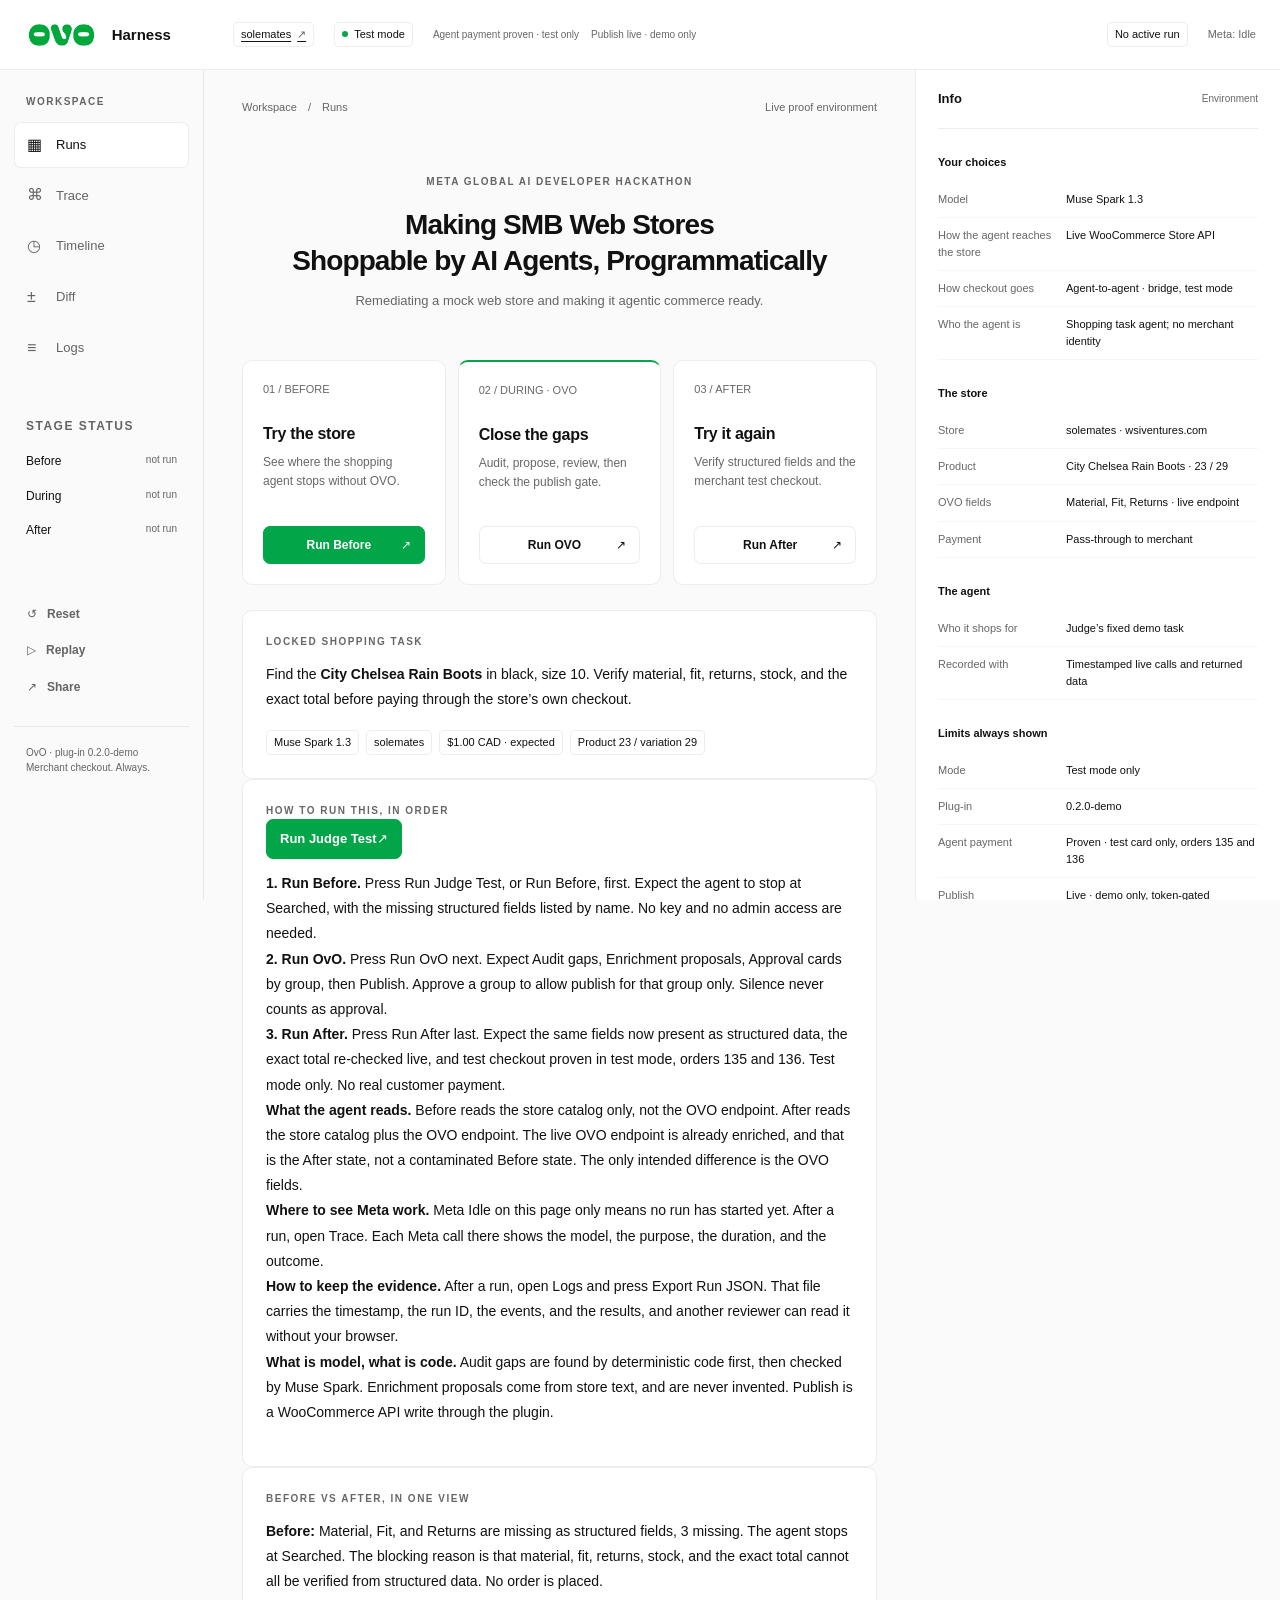
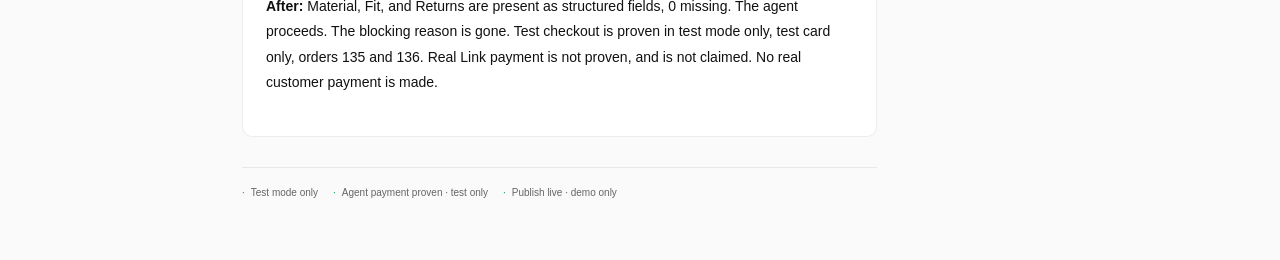
<file: ovo-harness/index.html>
<!doctype html>
<html lang="en"><head><meta charset="utf-8"><meta name="viewport" content="width=device-width,initial-scale=1"><title>OvO Harness</title><link rel="icon" type="image/png" sizes="450x450" href="assets/ovo_favicon.png"><style>
:root{--green:#03a549;--bg:#fafafa;--line:#00000012;--muted:#0009}*{box-sizing:border-box}body{margin:0;background:var(--bg);color:#111;font:13px/1.55 -apple-system,BlinkMacSystemFont,"Segoe UI",sans-serif}button,input,select{font:inherit}button,a{ -webkit-tap-highlight-color:transparent}button{cursor:pointer;border:1px solid var(--line);background:white;color:#111;border-radius:7px;padding:9px 13px;font-weight:550}button:hover{background:#00000006}button:disabled{opacity:.4;cursor:not-allowed}button.primary{background:var(--green);color:white;border-color:var(--green)}button.primary:hover{filter:brightness(.96)}a{color:inherit;text-underline-offset:3px}header{position:sticky;top:0;z-index:3;height:70px;background:white;border-bottom:1px solid var(--line);display:flex;align-items:center;gap:20px;padding:0 24px}.brand{display:flex;align-items:center;gap:13px;min-width:189px}.brand img{height:32px;width:auto}.brand span{font-weight:600;font-size:15px}.pill{display:inline-flex;align-items:center;gap:6px;font-size:11px;border:1px solid var(--line);border-radius:5px;padding:3px 7px;background:white;white-space:nowrap}.dot{width:6px;height:6px;border-radius:50%;background:var(--green)}.header-limits{display:flex;gap:12px;font-size:10px;color:var(--muted)}.header-right{margin-left:auto;display:flex;gap:20px;align-items:center;min-width:0}#metaStatus{max-width:280px;overflow:hidden;text-overflow:ellipsis;white-space:nowrap;color:var(--muted);font-size:11px}.shell{display:grid;grid-template-columns:204px minmax(440px,1fr) 365px;min-height:calc(100vh - 70px)}aside{border-right:1px solid var(--line);padding:24px 14px;display:flex;flex-direction:column;background:var(--bg);position:sticky;top:70px;height:calc(100vh - 70px);overflow:auto}.eyebrow{font-size:10px;text-transform:uppercase;letter-spacing:1.5px;color:var(--muted);font-weight:600}.nav{display:flex;flex-direction:column;gap:4px;margin:12px 0 30px}.nav button{text-align:left;border-color:transparent;background:transparent;display:flex;gap:12px;align-items:center;padding:10px 12px;color:var(--muted);font-weight:450}.nav button.active{background:white;border-color:var(--line);color:#111}.nav .symbol{width:17px;font-size:16px}.stage-status{padding:0 12px}.stage-status>div{display:flex;justify-content:space-between;margin:16px 0;font-size:12px}.stage-status small{color:var(--muted);font-size:10px}.side-bottom{margin-top:20px;padding-top:20px}.side-bottom button{background:transparent;border:0;display:block;color:var(--muted);font-size:12px}.side-foot{border-top:1px solid var(--line);padding:18px 12px 0;margin-top:20px;font-size:10px;color:var(--muted)}main{padding:29px 38px 60px;min-width:0}.breadcrumb{display:flex;justify-content:space-between;color:var(--muted);font-size:11px}.intro{padding:58px 0 24px;text-align:center}.intro h1{font-size:28px;font-weight:550;letter-spacing:-.9px;line-height:1.3;margin:0 0 12px}.intro p{font-size:13px;color:var(--muted);margin:0}.cards{display:grid;grid-template-columns:repeat(3,1fr);gap:12px;margin:25px 0}.card{background:white;border:1px solid var(--line);border-radius:10px;padding:20px}.taskcard{display:flex;flex-direction:column;min-height:225px}.taskcard .step{font-size:11px;color:var(--muted);margin-bottom:23px}.taskcard h2{font-size:16px;font-weight:550;letter-spacing:-.3px;margin:0 0 7px}.taskcard p{color:var(--muted);font-size:12px;margin:0 0 22px}.taskcard button{margin-top:auto;width:100%;font-size:12px}.taskcard.featured{border-top:2px solid var(--green)}.taskbox{padding:23px}.taskbox p{font-size:14px;margin:12px 0 18px;line-height:1.8}.pills{display:flex;flex-wrap:wrap;gap:7px}.quiet{color:var(--muted)}.limitbar{display:flex;gap:15px;flex-wrap:wrap;border-top:1px solid var(--line);margin-top:30px;padding-top:17px;font-size:10px;color:var(--muted)}.limitbar span:before{content:'·';margin-right:6px;color:var(--green)}.right{background:white;border-left:1px solid var(--line);padding:0 22px 25px;min-width:0;max-height:calc(100vh - 70px);overflow:auto;position:sticky;top:0}.pane-head{height:59px;border-bottom:1px solid var(--line);display:flex;align-items:center;justify-content:space-between;font-weight:550}.pane-sub{color:var(--muted);font-size:10px;font-weight:400}.info-section{margin-top:25px}.info-section h3{font-size:11px;font-weight:600;margin:0 0 11px}.info-section table{width:100%;font-size:11px;border-collapse:collapse}.info-section td{padding:9px 0;border-bottom:1px solid #00000009;vertical-align:top}.info-section td:first-child{width:40%;color:var(--muted);padding-right:10px}.info-section td:last-child{overflow-wrap:anywhere}.info-note{background:var(--bg);border:1px solid var(--line);border-radius:7px;padding:12px;font-size:11px;color:var(--muted);margin-top:24px}.stage-head{margin:35px 0 23px}.stage-head h1{font-size:26px;letter-spacing:-.8px;font-weight:550;margin:8px 0}.stage-head p{margin:0;color:var(--muted)}.product{display:flex;gap:15px;align-items:center;margin-bottom:20px}.product .product-mark{width:44px;height:44px;display:grid;place-items:center;background:var(--bg);border:1px solid var(--line);border-radius:8px;font-size:20px}.product strong{display:block;font-weight:550}.product small{color:var(--muted)}.price{margin-left:auto;font-size:17px;font-weight:550}.fieldtable{width:100%;border-collapse:collapse;font-size:12px}.fieldtable td,.fieldtable th{padding:12px 10px;border-bottom:1px solid var(--line);text-align:left;vertical-align:top}.fieldtable th{font-size:10px;color:var(--muted);font-weight:500}.fieldtable td:last-child{color:var(--muted);font-size:11px}.fieldtable td small{display:block}.present{color:var(--green)}
.state{font-family:ui-monospace,SFMono-Regular,Menlo,monospace;display:inline-flex;align-items:center;gap:6px;border-radius:6px;padding:3px 10px;font-size:11px;font-weight:700;white-space:nowrap}
.state.present{background:var(--green);color:#fff}
.state.missing{background:#d92d20;color:#fff}
.fieldtable{font-family:ui-monospace,SFMono-Regular,Menlo,monospace}
.fieldtable td:first-child{font-weight:700}.outcome{border:1px solid var(--line);border-left:3px solid #111;background:white;border-radius:7px;padding:16px 18px;margin:21px 0}.outcome.pass{border-left-color:var(--green)}.outcome strong{display:block;font-size:13px;margin-bottom:5px}.outcome p{font-size:12px;color:var(--muted);margin:0}.steps{padding:0;list-style:none;font-size:12px}.steps li{padding:9px 0;display:flex;gap:10px;align-items:baseline}.steps li span:first-child{color:var(--green)}.funnel{display:flex;margin:22px 0 10px;gap:5px}.funnel span{flex:1;font-size:9px;padding:9px 4px;text-align:center;border:1px solid var(--line);border-radius:4px;color:var(--muted);background:white}.funnel span.reached{border-color:var(--green);color:var(--green)}.next{margin-top:24px;display:flex;align-items:center;justify-content:space-between;gap:12px}.next p{font-size:11px;color:var(--muted);margin:0}.trace-entry{border-bottom:1px solid var(--line);padding:16px 0;font:10px/1.7 ui-monospace,SFMono-Regular,monospace}.trace-entry summary{cursor:pointer;overflow-wrap:anywhere}.trace-entry pre,pre{white-space:pre-wrap;overflow-wrap:anywhere;font:10px/1.7 ui-monospace,SFMono-Regular,monospace;max-width:100%}.trace-entry time{color:var(--muted)}details.detail{border:1px solid var(--line);background:white;border-radius:7px;margin-top:16px;padding:14px}summary{cursor:pointer;font-size:12px}label{display:block;font-size:12px;margin:12px 0}input[type=text]{display:block;border:1px solid #0003;border-radius:5px;padding:10px;width:100%;margin-top:5px}input[type=checkbox]{accent-color:var(--green)}.review-row{padding:12px 0;border-bottom:1px solid var(--line);font-size:12px}.review-row label{display:flex;gap:9px}.review-row small{display:block;color:var(--muted)}.review-row strong{font-weight:550}.history{margin-top:25px}.history button{display:block;width:100%;text-align:left;margin:8px 0}.notice{font-size:11px;padding:12px;border:1px solid var(--line);border-radius:6px;background:white;margin-top:12px}#toast{position:fixed;bottom:24px;left:50%;transform:translateX(-50%);background:#111;color:white;padding:12px 20px;border-radius:8px;max-width:90%;z-index:10;font-size:12px}button:focus-visible,a:focus-visible,summary:focus-visible{outline:2px solid var(--green);outline-offset:3px}.groupcard{margin:16px 0;border:1px solid var(--line);border-radius:8px;padding:17px}.groupcard h3{font-size:13px;margin:0 0 6px}.groupcard p{font-size:11px;color:var(--muted)}@media(min-width:1500px){main{padding-left:65px;padding-right:65px}.intro{padding-top:90px}}@media(max-width:1100px){.shell{grid-template-columns:170px minmax(370px,1fr) 300px}main{padding:25px 22px}.brand{min-width:145px}.cards{gap:8px}.card{padding:15px}.header-right{gap:10px}}@media(max-width:1250px){.header-limits{flex-direction:column;gap:0;font-size:9px}}@media(max-width:900px){.shell{grid-template-columns:150px 1fr}.right{grid-column:2;max-height:none;position:static;border-top:1px solid var(--line)}aside{grid-row:1/3}.intro{padding-top:30px}header{padding:0 15px;gap:10px}.header-right{gap:8px}#metaStatus{max-width:145px}}@media(max-width:600px){.header-limits{order:5;width:100%;flex-direction:row;justify-content:center;gap:18px}.header-right{max-width:205px}header{flex-wrap:wrap;height:auto;min-height:70px;padding-top:10px!important;padding-bottom:10px!important}.header-right{flex:1;justify-content:flex-end}header>.pill:nth-of-type(2){display:inline-flex!important;font-size:9px}#metaStatus{max-width:110px}.shell{display:block}aside{padding:10px;border-bottom:1px solid var(--line)}.nav{flex-direction:row;margin:0;overflow:auto}.nav button{padding:8px}.nav .symbol,.stage-status,.side-bottom,aside>.eyebrow{display:none}.intro h1{font-size:23px}.cards{grid-template-columns:1fr}.taskcard{min-height:0}.taskcard .step{margin-bottom:8px}.taskcard p{margin-bottom:14px}.right{padding:0 20px 20px}.brand{min-width:0}.brand span{display:none}header>.pill{display:none}.header-right{gap:8px}.funnel span{font-size:8px}main{padding:22px 18px}}
</style></head><body>
<header><div class="brand"><img src="assets/ovo_green.png" alt="OvO Harness"><span>Harness</span></div><a class="pill" href="https://wsiventures.com/solemates" target="_blank" rel="noopener">solemates <span class="quiet">↗</span></a><span class="pill"><span class="dot"></span> Test mode</span><div class="header-limits"><span>Agent payment proven · test only</span><span>Publish live · demo only</span></div><div class="header-right"><span class="pill" id="runStatus">No active run</span><span id="metaStatus" title="Meta: Idle">Meta: Idle</span></div></header>
<div class="shell"><aside><div class="eyebrow" style="padding-left:12px">Workspace</div><nav class="nav" aria-label="Workspace"><button data-view="Runs" class="active"><span class="symbol">▦</span>Runs</button><button data-view="Trace"><span class="symbol">⌘</span>Trace</button><button data-view="Timeline"><span class="symbol">◷</span>Timeline</button><button data-view="Diff"><span class="symbol">±</span>Diff</button><button data-view="Logs"><span class="symbol">≡</span>Logs</button></nav><div class="stage-status"><div class="eyebrow">Stage status</div><div>Before <small id="statusBefore">not run</small></div><div>During <small id="statusDuring">not run</small></div><div>After <small id="statusAfter">not run</small></div></div><div class="side-bottom"><button id="reset">↺ &nbsp; Reset</button><button id="replay">▷ &nbsp; Replay</button><button id="share">↗ &nbsp; Share</button><div class="side-foot">OvO · plug-in 0.2.0-demo<br>Merchant checkout. Always.</div></div></aside><main id="main"></main><section class="right" id="right" aria-label="Run evidence"></section></div><div id="toast" hidden role="status"></div>
<script>
'use strict';
const STORE='https://wsiventures.com/solemates/', API=STORE+'?rest_route=/wc/store/v1', OVO=STORE+'?rest_route=/ovo/v1/products/23', MODEL='muse-spark-1.3';
const TASK='Find City Chelsea Rain Boots, black, size 10, product 23, variation 29, quantity 1. Verify material, fit, returns, stock and exact $1.00 CAD total. Use only merchant checkout in test mode.';
const STOP='the agent will not pay unless it can verify material, fit, returns, stock, and the exact total from structured fields.';
const BLOCKER='Publish is live for this demo only and token-gated; no live write was confirmed in this run. Agent payment proven in test mode: bridge version 0.5, test card only, live test orders 135 and 136. No Link token is needed for this test path.';
const FIELDS=['Material','Fit','Returns'], IDS=[14,23,31,40,48,58,67,76,83,92,100,110];
const $=s=>document.querySelector(s), esc=v=>String(v??'').replace(/[&<>"']/g,c=>({'&':'&amp;','<':'&lt;','>':'&gt;','"':'&quot;',"'":'&#39;'}[c]));
const now=()=>new Date().toISOString();let runs=[],run=null,view='Info',busy=false,storageOK=true;
try{runs=JSON.parse(localStorage.getItem('ovo-harness-runs-v1')||'[]');if(!Array.isArray(runs))runs=[]}catch{storageOK=false}
for(const r of runs){if(Object.values(r.statuses||{}).includes('running')){r.status='Interrupted';r.statuses[r.stage]='stopped';r.error='Run interrupted by page reload. Retry this stage; prior evidence is retained.';}}
const shared=new URLSearchParams(location.search).get('run');if(shared)run=runs.find(r=>r.id===shared)||null;
function save(){try{localStorage.setItem('ovo-harness-runs-v1',JSON.stringify(runs))}catch{storageOK=false;toast('Browser storage unavailable or full. Export logs before leaving.')}}
function toast(t){$('#toast').textContent=t;$('#toast').hidden=false;setTimeout(()=>$('#toast').hidden=true,6500)}
function log(source,purpose,result,status='done',extra={},target=run){const e={time:now(),source,purpose,status,result,...extra};target.events.push(e);save();renderRight();return e}
function plain(html){const d=new DOMParser().parseFromString(html||'','text/html');return d.body.textContent.replace(/\s+/g,' ').trim()}
function prose(p){const text=plain(p.description);return Object.fromEntries(FIELDS.map(f=>{const match=text.match(new RegExp(f+':\\s*([\\s\\S]*?)(?=(?:Material|Fit|Returns):|$)','i'));return [f,match?match[1].trim().replace(/\.$/,''):null]}))}
function attributes(p){return Object.fromEntries((p.attributes||[]).map(a=>[a.name,(a.terms||[]).map(t=>t.name).join(', ')]))}
function ovoFields(o){return Object.fromEntries((o.fields||[]).map(f=>{const i=String(f.value).indexOf('|');return i>=0?[f.value.slice(0,i),f.value.slice(i+1)]:[f.key,f.value]}))}
function money(prices){if(!prices||!/^\d+$/.test(String(prices.price)))return 'Unverified';return '$'+(Number(prices.price)/10**prices.currency_minor_unit).toFixed(prices.currency_minor_unit)+' '+prices.currency_code}
async function request(url,options={},purpose='Store read',target=run){const start=now(),t=performance.now();try{const res=await fetch(url,{cache:'no-store',...options,signal:AbortSignal.timeout(30000)}),text=await res.text();let data;try{data=JSON.parse(text)}catch{throw Error(text.includes('File not found.')?'File not found.':`Non-JSON response (HTTP ${res.status})`)}if(!res.ok)throw Error(`HTTP ${res.status}: ${data.message||data.error||'Request refused'}`);log('store',purpose,data,'success',{start,finish:now(),duration_ms:Math.round(performance.now()-t),url,method:options.method||'GET',http_status:res.status},target);return {data,headers:res.headers}}catch(e){log('store',purpose,String(e.message),'failure',{start,finish:now(),duration_ms:Math.round(performance.now()-t),url},target);throw e}}
async function meta(purpose,payload,target=run){const start=now(),t=performance.now();$('#metaStatus').textContent=`Calling Meta · ${MODEL} · ${purpose}`;$('#metaStatus').title=$('#metaStatus').textContent;log('agent',purpose,'Meta request started','calling',{model:MODEL,start,stage:target.stage},target);try{const res=await fetch('meta.php',{method:'POST',headers:{'Content-Type':'application/json'},body:JSON.stringify({purpose,stage:target.stage,data:payload}),signal:AbortSignal.timeout(45000)}),raw=await res.text();let body;try{body=JSON.parse(raw)}catch{throw Error(raw.includes('File not found.')?'meta.php: File not found.':'meta.php returned a non-JSON response; check PHP hosting.')}if(!res.ok)throw Error(body.error||`Meta proxy HTTP ${res.status}`);const duration=Math.round(performance.now()-t);target.meta={success:true,purpose,duration_ms:duration,result:body.result};log('agent',purpose,body.result,'success',{model:MODEL,start,finish:now(),duration_ms:duration,stage:target.stage,...(body.usage?{usage:body.usage}:{})},target);return true}catch(e){target.meta={success:false,purpose,duration_ms:Math.round(performance.now()-t),error:e.message};log('agent',purpose,e.message,'failure',{model:MODEL,start,finish:now(),duration_ms:target.meta.duration_ms,stage:target.stage,fallback:target.stage==='During'?'Deterministic result retained':'No shopping-agent result; deterministic evidence retained'},target);return false}finally{const m=target.meta;$('#metaStatus').textContent=`Done · ${MODEL} · ${purpose} · ${m.duration_ms}ms · ${m.success?'success':'failed'}`;$('#metaStatus').title=$('#metaStatus').textContent;save()}}
const limits=()=>`<div class="limitbar"><span>Test mode only</span><span>Agent payment proven · test only</span><span>Publish live · demo only</span></div>`;
const crumb=label=>`<div class="breadcrumb"><span>Workspace <span style="margin:0 8px">/</span> ${esc(label)}</span><span>${run?esc(run.id.slice(0,8)):'Live proof environment'}</span></div>`;
function landing(){return `${crumb('Runs')}<div class="intro"><div class="eyebrow" style="margin-bottom:17px">META GLOBAL AI DEVELOPER HACKATHON</div><h1>Making SMB Web Stores<br>Shoppable by AI Agents, Programmatically</h1><p>Remediating a mock web store and making it agentic commerce ready.</p></div><div class="cards"><article class="card taskcard"><div class="step">01 / BEFORE</div><h2>Try the store</h2><p>See where the shopping agent stops without OVO.</p><button class="primary" data-action="Before">Run Before <span style="float:right">↗</span></button></article><article class="card taskcard featured"><div class="step">02 / DURING · OVO</div><h2>Close the gaps</h2><p>Audit, propose, review, then check the publish gate.</p><button data-action="During">Run OVO <span style="float:right">↗</span></button></article><article class="card taskcard"><div class="step">03 / AFTER</div><h2>Try it again</h2><p>Verify structured fields and the merchant test checkout.</p><button data-action="After">Run After <span style="float:right">↗</span></button></article></div><section class="card taskbox"><div class="eyebrow">Locked shopping task</div><p>Find the <strong>City Chelsea Rain Boots</strong> in black, size 10. Verify material, fit, returns, stock, and the exact total before paying through the store’s own checkout.</p><div class="pills"><span class="pill">Muse Spark 1.3</span><span class="pill">solemates</span><span class="pill">$1.00 CAD · expected</span><span class="pill">Product 23 / variation 29</span></div></section><section class="card taskbox"><div class="eyebrow">How to run this, in order</div><button class="primary" data-action="Before">Run Judge Test <span style="float:right">↗</span></button><p><strong>1. Run Before.</strong> Press Run Judge Test, or Run Before, first. Expect the agent to stop at Searched, with the missing structured fields listed by name. No key and no admin access are needed.<br><strong>2. Run OvO.</strong> Press Run OvO next. Expect Audit gaps, Enrichment proposals, Approval cards by group, then Publish. Approve a group to allow publish for that group only. Silence never counts as approval.<br><strong>3. Run After.</strong> Press Run After last. Expect the same fields now present as structured data, the exact total re-checked live, and test checkout proven in test mode, orders 135 and 136. Test mode only. No real customer payment.<br><strong>What the agent reads.</strong> Before reads the store catalog only, not the OVO endpoint. After reads the store catalog plus the OVO endpoint. The live OVO endpoint is already enriched, and that is the After state, not a contaminated Before state. The only intended difference is the OVO fields.<br><strong>Where to see Meta work.</strong> Meta Idle on this page only means no run has started yet. After a run, open Trace. Each Meta call there shows the model, the purpose, the duration, and the outcome.<br><strong>How to keep the evidence.</strong> After a run, open Logs and press Export Run JSON. That file carries the timestamp, the run ID, the events, and the results, and another reviewer can read it without your browser.<br><strong>What is model, what is code.</strong> Audit gaps are found by deterministic code first, then checked by Muse Spark. Enrichment proposals come from store text, and are never invented. Publish is a WooCommerce API write through the plugin.</p></section><section class="card taskbox"><div class="eyebrow">Before vs After, in one view</div><p><strong>Before:</strong> Material, Fit, and Returns are missing as structured fields, 3 missing. The agent stops at Searched. The blocking reason is that material, fit, returns, stock, and the exact total cannot all be verified from structured data. No order is placed.<br><strong>After:</strong> Material, Fit, and Returns are present as structured fields, 0 missing. The agent proceeds. The blocking reason is gone. Test checkout is proven in test mode only, test card only, orders 135 and 136. Real Link payment is not proven, and is not claimed. No real customer payment is made.</p></section>${limits()}${shared&&!run?'<p class="notice">This shared run is not stored in this browser. Shared links do not transfer logs between devices.</p>':''}${runs.length?`<details class="history"><summary>Previous runs · ${runs.length}</summary>${runs.slice().reverse().map(r=>`<button data-open="${esc(r.id)}">${esc(new Date(r.created).toLocaleString())} · ${esc(r.status)} · ${esc(r.id.slice(0,8))}</button>`).join('')}</details>`:''}`}
function fieldTable(after=false){if(!run.product)return '';const p=run.product,a=attributes(p),o=after?ovoFields(run.ovo||{}):{},pv=prose(p);return `<table class="fieldtable"><thead><tr><th>Field</th><th>Present or Missing</th><th>Source</th></tr></thead><tbody>${FIELDS.map(f=>`<tr><td>${f}</td><td>${a[f]||o[f]?'<span class="state present">✓ Present</span>':'<span class="state missing">✕ Missing</span>'}</td><td>${a[f]?`Store attributes · ${esc(a[f])}`:o[f]?`OVO additional_property · ${esc(o[f])}`:`No structured value${pv[f]?`<small>Prose only: ${esc(pv[f])}</small>`:''}`}</td></tr>`).join('')}<tr><td>Stock</td><td>${typeof p.is_in_stock==='boolean'?'<span class="state present">✓ Present</span>':'<span class="state missing">✕ Missing</span>'}</td><td>Store is_in_stock: ${esc(p.is_in_stock)}<small>Quantity not provided</small></td></tr><tr><td>Exact total</td><td>${run.cart?'<span class="state present">✓ Present</span>':'<span class="state missing">✕ Missing</span>'}</td><td>${run.cart?esc(money({...run.cart.totals,price:run.cart.totals.total_price}))+' · live cart':'Product price '+esc(money(p.prices))+'; cart total not yet verified'}</td></tr></tbody></table>`}
function product(){return `<div class="card product"><div class="product-mark">↗</div><div><strong>${esc(run.product?.name||'City Chelsea Rain Boots')}</strong><small>Black · Size 10 · Product 23 / variation 29</small></div><div class="price">${esc(run.product?money(run.product.prices):'Unverified')}</div></div>`}
function outcome(title,reason,pass=false){return `<div class="outcome ${pass?'pass':''}" role="status"><strong>${esc(title)}</strong><p>${esc(reason)}</p></div>`}
function funnel(){const labels=['Started','Searched','Verified','Checkout','Paid'], n=run.order?4:run.stage==='Before'?1:run.cart?2:1;return `<details class="detail" open><summary>Funnel · ${labels[n]}</summary><div class="funnel">${labels.map((l,i)=>`<span class="${i<=n?'reached':''}">${l}${i===n?' · current':''}</span>`).join('')}</div></details>`}
function metaNote(){return `<p class="notice">Meta use: ${run.meta?(run.meta.success?'Spark response recorded; deterministic checks remain authoritative.':'Call failed. '+(run.stage==='During'?'Deterministic audit retained.':'No shopping-agent result; deterministic evidence retained.')):'No Meta call used in this step.'}</p>`}
function render(){ if(!busy){const m=run?.meta;$('#metaStatus').textContent=m?`Done · ${MODEL} · ${m.purpose} · ${m.duration_ms}ms · ${m.success?'success':'failed'}`:'Meta: Idle';$('#metaStatus').title=$('#metaStatus').textContent;} $('#main').innerHTML=run?stageHTML():landing();$('#runStatus').textContent=busy?'Running':run?run.status:'No active run';['Before','During','After'].forEach(s=>$('#status'+s).textContent=run?.statuses[s]||'not run');document.querySelectorAll('[data-view]').forEach(b=>b.classList.toggle('active',b.dataset.view===(view==='Info'?'Runs':view)));renderRight();bind();}
function stageHTML(){let body='';if(busy)body=outcome('Running',run.activity||'Reading live store data. Every response is recorded in Trace.');else if(run.error)body=outcome('Blocked',run.error)+`<button data-retry>Retry current stage</button>`;else if(run.stage==='Before'){body=fieldTable()+outcome('Stopped',STOP)+`<ul class="steps"><li><span>✓</span>Live store data fetched; no OVO fields read.</li><li><span>✓</span>Missing structured fields: ${esc(FIELDS.filter(f=>!attributes(run.product)[f]).join(', ')||'none')}.</li><li><span>→</span>Stopped at Searched; no checkout attempted.</li></ul>`+funnel()+metaNote()+`<div class="next"><p>Next: let OVO audit the store.</p><button class="primary" data-next="During">Continue to audit →</button></div>`}
else if(run.stage==='During'){const phase=run.phase;body=`<div class="pills">${['Audit','Enrichment','Approval','Publish'].map((s,i)=>`<span class="pill">${i+1} ${s}${s===phase?' · current':''}</span>`).join('')}</div>`;if(phase==='Audit'){body+=outcome('Audit complete',`${run.proposals.length} framework-style proposals across ${run.products.length} live products.`,true)+fieldTable()+`<div class="notice">Readiness: ${run.score}/100. Five checks: structured Material, Fit, Returns, stock boolean, and valid CAD product price. This score does not verify checkout total.</div><div class="notice">Canonical row set remains open. Framework-style proposals are used explicitly for this review; version 5 has 62 rows in a different format. Prior framework count: 35, previously 36; product 92 had no Returns prose. This run: ${run.proposals.length} rows, ${run.proposals.filter(p=>p.product_id===23).length} for product 23. No conversion.</div>`+metaNote()+`<div class="next"><p>Next: inspect changes derived from prose.</p><button class="primary" data-phase="Enrichment">Review proposed changes →</button></div>`}
if(phase==='Enrichment'){body+=outcome('Proposed changes only','Values copied from live description prose. No live writes have been made.')+`<details class="detail" open><summary>Show details · proposed diff</summary>${proposalTable(run.proposals)}</details><p class="notice">No Meta call used for enrichment. Deterministic framework extraction; 95_plus is the framework review band, not a measured accuracy claim. Weight, dimensions, stock quantity, and unstated policy are never proposed.</p><div class="next"><p>Next: judge reviews as demo merchant.</p><button class="primary" data-phase="Approval">Continue to review →</button></div>`}
if(phase==='Approval'){body+=outcome('Awaiting submitted review','Silence, a missed deadline, and an unsubmitted group never count as approval.')+`<details class="detail" open><summary>Show details · merchant review</summary><label>Judge name<input type="text" id="judge" maxlength="100" placeholder="Your name — demo merchant role"></label>${['95_plus','80_94','50_79'].map((g,i)=>{const rows=run.proposals.filter(p=>p.accuracy_group===g);return `<section class="groupcard"><h3>${['95% or greater','80–94%','50–79%'][i]} · ${rows.length} proposals</h3><p>${i===0?'Reject any incorrect row, then submit this group. Unrejected rows count only after submission.':'Each row requires an individual approval in a submitted group.'}</p>${rows.length>3?'<details><summary>Show all '+rows.length+' rows in this review group</summary>':''}${rows.map(p=>`<div class="review-row"><label><input type="checkbox" data-row="${esc(p.row_id)}">${i===0?'Reject':'Approve'} · ${esc(p.product_name)} / ${esc(p.field)}</label><strong>${esc(p.proposed_value)}</strong><small>Source: product ${p.product_id}.description · ${esc(p.accuracy_group)}</small></div>`).join('')}${rows.length>3?'</details>':''}${rows.length?`<button data-submit="${g}" ${run.approvals.some(a=>a.group===g)?'disabled':''}>${run.approvals.some(a=>a.group===g)?'Review recorded':'Submit group review'}</button>`:'<p>No rows in this group.</p>'}</section>`}).join('')}<p class="quiet">Under 50%: never presented.</p></details><div class="next"><p>Publish refuses without matching recorded approval.</p><button data-publish>Check publish gate →</button></div>`}
if(phase==='Publish'){body+=outcome(run.publish&&run.publish.live_post?'Published · live write':'Blocked · live publish', run.publish&&run.publish.live_post?('Batch '+run.publish.batch_id+', applied: '+(run.publish.applied||[]).join(', ')):(run.publish&&run.publish.error?run.publish.error:BLOCKER), !!(run.publish&&run.publish.live_post))+`<details class="detail" open><summary>Show details · publish record</summary>${run.publish&&run.publish.live_post?`<p class="quiet">Written live. Batch ${run.publish.batch_id}. Applied: ${(run.publish.applied||[]).join(', ')||'none'}. Destination: OVO additional_property values on product 23. Original product attributes, description, and existing OVO fields are retained in this browser’s run record. No server revert is claimed.</p>`:`<p class="quiet">Written: nothing. Destination mapping only: OVO additional_property values on product 23. Original product attributes, description, and existing OVO fields are retained in this browser’s run record. No server revert is claimed.</p>`}${proposalTable(run.mapped||[])}<p>No Meta call used for publish. Live POST, if any, went through publish.php on this host, with the OvO token held on the host only, never in the browser.</p></details><div class="next"><p>During stops here. After is a separate check of the live store.</p><button class="primary" data-next="After">Inspect live store →</button></div>`}}
else if(run.stage==='After'){body=fieldTable(true)+outcome(run.order?'Passed · confirmation recorded':run.cart?'Verified · test checkout proven':'Blocked',run.order?'Test-mode order '+run.order.number+' recorded from judge-entered confirmation. Payment and private order list were not independently fetched.':run.cart?'Structured fields and exact cart total verified. Agent checkout proven in test mode: bridge version 0.5, test card only, live test orders 135 and 136. No Link token is needed for this test path. No browser checkout is required from the judge.':run.afterBlock||'Live cart evidence is unavailable.',!!run.order)+`<p class="notice">Existing OVO batch: ${esc((run.ovo?.fields||[]).map(f=>f.batch_id).filter((v,i,a)=>a.indexOf(v)===i).join(', '))}. These fields came from the 2026-11-02 published batch, not this run.</p>`+funnel()+metaNote()+`<details class="detail" ${!run.order?'open':''}><summary>Show details · payment</summary><p>Agent-to-agent checkout, API only, on behalf of a human. No browser checkout is the primary path. Steps: 1) Quote locked from the live cart, 2) Bridge manifest check, 3) Bridge checkout in test mode with a test card, programmatically, bridge version 0.5. No Link token is needed for this test path. Live test orders 135 and 136 prove this path. Real Link payment is not yet proven, and is not claimed. If the bridge is not installed, the agent checkout fails closed and no order is claimed. A judge-entered browser test order below is a fallback record only, not an agent payment.</p><a href="${esc(run.product?.permalink||STORE)}" target="_blank" rel="noopener">Open merchant product page ↗</a><p class="quiet">Choose black, size 10, quantity 1. Confirm $1.00 CAD and Stripe test mode before payment. Use the confirmation page and store order list to inspect the test order.</p>${run.order?`<p>Order ${esc(run.order.number)} · test mode · ${esc(run.order.source)} · ${esc(run.order.at)}</p>`:`<label>Order number<input type="text" id="order" maxlength="40" placeholder="For example: 126, or Order #126"></label><label><input type="checkbox" id="testConfirmed"> I completed a successful Stripe test payment for this exact product, size, and $1.00 CAD total through merchant checkout.</label><button class="primary" data-order ${!run.cart?'disabled':''}>Record test confirmation</button>`}</details>`}
return `${crumb('Runs')}<div class="stage-head"><div class="eyebrow">${esc(run.stage)} ${run.stage==='During'?'· OVO':''} / ${esc(run.phase||'Shopping task')}</div><h1>${run.stage==='Before'?'Can the agent verify the purchase?':run.stage==='During'?'Make the store agent-readable.':'Same task. Structured evidence.'}</h1><p>Buyer · Black rain boots, size 10 · Test mode only</p></div>${product()}${body}${limits()}`}
function proposalTable(rows){return `<table class="fieldtable"><thead><tr><th>Product / field</th><th>Original → Proposed</th><th>Source / group</th></tr></thead><tbody>${rows.map(p=>`<tr><td>${p.product_id} / ${esc(p.field)}</td><td>${esc(p.current_value??'Missing')} → ${esc(p.proposed_value)}</td><td>${esc(p.source_field)} · ${esc(p.accuracy_group)}</td></tr>`).join('')}</tbody></table>`}
function info(){return `<div class="pane-head">Info <span class="pane-sub">Environment</span></div>${[['Your choices',[['Model','Muse Spark 1.3'],['How the agent reaches the store','Live WooCommerce Store API'],['How checkout goes','Agent-to-agent · bridge, test mode'],['Who the agent is','Shopping task agent; no merchant identity']]],['The store',[['Store','solemates · wsiventures.com'],['Product','City Chelsea Rain Boots · 23 / 29'],['OVO fields','Material, Fit, Returns · live endpoint'],['Payment','Pass-through to merchant']]],['The agent',[['Who it shops for','Judge’s fixed demo task'],['Recorded with','Timestamped live calls and returned data']]],['Limits always shown',[['Mode','Test mode only'],['Plug-in','0.2.0-demo'],['Agent payment','Proven · test card only, orders 135 and 136'],['Publish','Live · demo only, token-gated'],['Secrets','No key in code or logs']]]].map(([title,rows])=>`<section class="info-section"><h3>${title}</h3><table>${rows.map(([k,v])=>`<tr><td>${k}</td><td>${v}</td></tr>`).join('')}</table></section>`).join('')}<div class="info-note">OVO fixes the store in place. The merchant owns checkout and remains the merchant of record.</div>`}
function renderRight(){const el=$('#right');if(!run){if(view==='Trace')el.innerHTML=`<div class="pane-head">Trace <span class="pane-sub">No run yet</span></div><p class="notice">No run yet. Run Before to start a live run. Trace will fill with every live fetch and Meta call.</p>`;else if(view==='Timeline')el.innerHTML=`<div class="pane-head">Timeline <span class="pane-sub">No run yet</span></div><p class="notice">No run yet. Timeline: Before, then During, then After, in that order.</p>`;else if(view==='Diff')el.innerHTML=`<div class="pane-head">Diff <span class="pane-sub">No run yet</span></div><p class="notice">No run yet. Diff will show proposed changes only, before any publish.</p>`;else if(view==='Logs')el.innerHTML=`<div class="pane-head">Logs <span class="pane-sub">No run yet</span></div><p class="notice">No run yet. Logs will show the full run record, replayable.</p>`;else el.innerHTML=info();return}let content='';if(view==='Info'||view==='Runs')view='Trace';if(view==='Trace')content=run.events.map(e=>`<details class="trace-entry"><summary><time>${esc(e.time.slice(11,23))}</time> · ${esc(e.source)}<br>${esc(e.purpose)} <span class="${e.status==='success'?'present':''}">[${esc(e.status)}]</span>${e.duration_ms!==undefined?' · '+e.duration_ms+'ms':''}</summary><pre>${esc(JSON.stringify(e,null,2))}</pre></details>`).join('')||'<p class="quiet">No calls yet.</p>';if(view==='Timeline')content=['Before','During','After'].map(s=>`<section class="info-section"><h3>${s} · ${esc(run.statuses[s])}</h3>${run.timeline.filter(t=>t.stage===s).map(t=>`<p class="notice">${esc(t.time)}<br>${esc(t.label)}</p>`).join('')}</section>`).join('');if(view==='Diff')content=`<p class="notice">Proposed values only. This run has written nothing to the store.</p>${proposalTable(run.proposals||[])}<details><summary>Original live evidence</summary><pre>${esc(JSON.stringify(run.original||{},null,2))}</pre></details>`;if(view==='Logs')content=`<p class="notice">Browser-only storage${storageOK?'':' · unavailable'}. Shared links on another device do not carry run logs. Reset keeps history. Replay starts new live calls.</p><button id="export">Export run JSON</button><pre>${esc(JSON.stringify(run,null,2))}</pre>`;el.innerHTML=`<div class="pane-head">${esc(view)} <span class="pane-sub">${run.events.length} events · live record</span></div>${content}`;if($('#export'))$('#export').onclick=()=>download()}
function timeline(label){run.timeline.push({time:now(),stage:run.stage,label});save()}
function proposals(products){return products.flatMap(p=>{const a=attributes(p),v=prose(p);return FIELDS.filter(f=>!a[f]&&v[f]).map(f=>({row_id:p.id+':'+f.toLowerCase()+'_structured',product_id:p.id,product_name:p.name,field:f.toLowerCase()+'_structured',current_value:null,proposed_value:v[f],source_field:'description',accuracy_group:'95_plus',status:'proposed'}))})}
async function start(stage,existing=false){if(busy)return;if(!existing){run={id:crypto.randomUUID(),created:now(),stage:'Before',status:'Started',statuses:{Before:'not run',During:'not run',After:'not run'},events:[],timeline:[],approvals:[],orders:[]};runs.push(run);save()}if(stage!=='Before'&&run.statuses.Before==='not run'){toast('Stages run in order. Starting with Before.');stage='Before'}if(stage==='After'&&run.statuses.During!=='stopped'){toast('Complete the audit, submitted review, and blocked publish check first.');return}run.stage=stage;run.meta=null;run.phase=stage==='During'?'Audit':null;run.error=null;run.statuses[stage]='running';run.status='Running';busy=true;view='Trace';timeline(stage+' started');render();try{const {data:p}=await request(API+'/products/23',{},'Read locked product');if(p.id!==23||!p.variations?.some(v=>v.id===29&&v.attributes.some(a=>a.name==='Size'&&a.value==='10'))||!attributes(p).Colour?.toLowerCase().includes('black'))throw Error('Locked product or variation changed; expected product 23, black, size 10, variation 29.');run.product=p;run.original={...(run.original||{}),[stage]:{product:p,at:now()}};
if(stage==='Before'){await meta('Before shopping task',{task:TASK,stop_rule:STOP,product:p});run.status='Stopped';run.statuses.Before='stopped';timeline('Stopped at Searched — missing structured purchase evidence')}
if(stage==='During'){run.activity='Auditing 12 live products';render();run.products=[];for(const id of IDS){const q=id===23?p:(await request(API+'/products/'+id,{},'Audit product '+id)).data;run.products.push(q)}run.proposals=proposals(run.products);run.proposalSnapshot=JSON.stringify(run.proposals);run.score=20*(FIELDS.filter(f=>attributes(p)[f]).length+(typeof p.is_in_stock==='boolean'?1:0)+(p.prices?.currency_code==='CAD'&&/^\d+$/.test(p.prices.price)?1:0));log('expected answer','Deterministic audit',{score:run.score,proposals:run.proposals,canonical_choice:'open; explicitly using framework-style; version 5 has 62 rows'});await meta('Audit cross-check',{product:p,proposals:run.proposals.filter(x=>x.product_id===23),score:run.score});run.status='Review required';timeline('Deterministic audit complete; no changes written')}
if(stage==='After'){run.ovo=(await request(OVO,{},'Read existing structured OVO batch')).data;run.original.After.ovo=run.ovo;const o=ovoFields(run.ovo);if(FIELDS.some(f=>!attributes(p)[f]&&!o[f]))throw Error('Required structured OVO fields missing from live response.');if(p.prices?.price!=='100'||p.prices.currency_code!=='CAD'||p.is_in_stock!==true)throw Error('Live product price, currency, or stock differs from the locked task.');await cartCheck();await meta('After shopping task',{product:p,ovo:run.ovo,cart:run.cart,task:TASK+' Agent-to-agent only, API only, on behalf of a human. No browser checkout. Payment bridge: check manifest first, fail closed if bridge is not installed or no Link SPT is available. Do not claim an order.'});
    // Agent-to-agent bridge check, demo only, API only. No browser checkout.
    try{ const b=await request(STORE+'/?rest_route=/ovo-bridge/v1/manifest',{},'Bridge manifest check'); run.bridge={installed:true,manifest:b.data}; log('bridge','Bridge manifest found',b.data,'success'); timeline('Bridge manifest found; agent checkout proven in test mode with bridge version 0.5, test card only, no Link token needed.'); }
    catch(e){ run.bridge={installed:false,error:String(e.message),blocker:'Payment bridge not installed on this store, or its manifest did not return. Agent checkout fails closed. Needed: install the OvO Payment Bridge plugin on Sole Mates. The test card path needs no network id and no Link token. No browser checkout is used as a substitute agent payment, and no mock token is shown as live.'}; log('bridge','Bridge manifest missing',run.bridge,'failure'); timeline('Blocked: '+run.bridge.blocker); }run.status='Test checkout ready · test only';run.statuses.After='stopped';timeline('Live structured fields and cart total checked; test checkout proven, awaiting judge confirmation')}
}catch(e){run.error=e.message==='Failed to fetch'?'Store read failed. This preview may be blocked by store CORS; deploy on wsiventures.com for same-origin reads. Full cause is in Trace.':e.message;run.status='Blocked';run.statuses[stage]='stopped';log('store','Stage blocked',e.message,'failure');if(!run.meta)log('agent','Meta skipped','Prerequisite store read or cart verification failed; no Meta call used, no shopping-agent result.','skipped',{model:MODEL,stage});timeline('Blocked: '+e.message)}finally{busy=false;save();render()}}
async function cartCheck(){const first=await request(API+'/cart',{},'Read merchant cart');let token=first.headers.get('Cart-Token'),nonce=first.headers.get('Nonce');const existing=first.data.items||[];if(existing.length&&!(existing.length===1&&existing[0].id===29&&existing[0].quantity===1))throw Error('Merchant cart contains other items. Clear it in the store before this exact-total check; the harness will not remove existing items.');if(!token&&!nonce)throw Error('Store did not expose Cart-Token or Nonce. Exact cart total cannot be checked.');const headers={'Content-Type':'application/json',...(token?{'Cart-Token':token}:{}),...(nonce?{Nonce:nonce}:{})};const added=existing.length?first:await request(API+'/cart/add-item',{method:'POST',headers,body:JSON.stringify({id:29,quantity:1})},'Cart-only check · add variation 29');token=added.headers.get('Cart-Token')||token;nonce=added.headers.get('Nonce')||nonce;const checked=await request(API+'/cart',{headers:{...(token?{'Cart-Token':token}:{}),...(nonce?{Nonce:nonce}:{})}},'Re-check exact live cart total');const c=checked.data;if(c.items?.length!==1||c.items[0].id!==29||c.items[0].quantity!==1||String(c.items[0].prices?.price)!=='100'||String(c.totals?.total_price)!=='100'||c.totals?.currency_code!=='CAD'||c.needs_shipping!==false||c.needs_payment!==true||!c.payment_methods?.includes('stripe'))throw Error('Cart does not match exact variation 29, quantity 1, $1.00 CAD, no shipping, Stripe available.');run.cart=c;log('store','Cart evidence verified',{note:'Cart only. No checkout, payment, or order made.',total:c.totals,needs_payment:c.needs_payment,needs_shipping:c.needs_shipping,payment_methods:c.payment_methods});}
function submit(group){const judge=$('#judge').value.trim();if(!judge){toast('Enter the judge name before submitting a review.');return}const rows=run.proposals.filter(p=>p.accuracy_group===group),selected=[...document.querySelectorAll('[data-row]:checked')].map(e=>e.dataset.row);const approved=rows.filter(p=>group==='95_plus'?!selected.includes(p.row_id):selected.includes(p.row_id));run.approvals.push({group,submitted:true,judge_name:judge,at:now(),snapshot:run.proposalSnapshot,approved_rows:approved.map(p=>p.row_id),rejected_rows:rows.filter(p=>!approved.includes(p)).map(p=>p.row_id),note:'Judge acts as merchant for demo only; no merchant identity verification.'});log('approval','Group review submitted',run.approvals.at(-1));timeline('Submitted review: '+group);render();toast('Group review recorded for these exact proposed values.')}
async function publish(){
  const matching=run.approvals.filter(a=>a.submitted&&a.snapshot===JSON.stringify(run.proposals));
  if(!matching.length){log('approval gate','Publish refused',{status:403,reason:'No recorded, matching approval; no live request sent.'},'refused');toast('403 / refused: no recorded, matching approval.');return}
  const approved=new Set(matching.flatMap(a=>a.approved_rows));
  const rows=run.proposals.filter(p=>p.product_id===23&&approved.has(p.row_id));
  if(!rows.length){log('approval gate','Publish refused',{status:403,reason:'No approved product 23 rows.'},'refused');toast('403 / refused: no approved product 23 rows.');return}
  // Demo only: product 23, additional_property, observed prose values only.
  const label={material_structured:'Material',fit_structured:'Fit',returns_structured:'Returns'};
  const changes=rows.map(p=>({product_id:23,field:'additional_property',source:'observed',new_value:label[p.field]+'|'+p.proposed_value,old_value:'',confidence_percent:95}));
  const batch='ovo-harness-'+run.id.slice(0,8);
  const approval=matching[matching.length-1];
  const fingerprint='sha256:'+approval.judge_name+'|'+changes.map(c=>c.new_value).join('|');
  run.phase='Publish'; run.status='Publishing'; save(); render();
  try{
    const res=await fetch('publish.php',{method:'POST',headers:{'Content-Type':'application/json'},body:JSON.stringify({batch_id:batch,approved_by:approval.judge_name,approval_fingerprint:fingerprint,changes})});
    const txt=await res.text(); let body; try{body=JSON.parse(txt)}catch{throw Error('publish.php returned a non-JSON response: '+txt.slice(0,120))}
    if(!res.ok) throw Error(body.error||('Plugin returned HTTP '+res.status));
    run.mapped=changes; run.publish={live_post:true,dry_run:false,batch_id:batch,applied:body.applied||[],rejected:body.rejected||[],original_kept:run.original};
    log('plugin','Publish live via token proxy',run.publish,'success');
    // Verify live: re-read OVO endpoint, demo only
    try{ const v=await request(OVO,{},'Verify published OVO fields'); run.ovo=v.data; }catch(e){ log('store','Verify after publish failed',String(e.message),'failure'); }
    const live=ovoFields(run.ovo||{}); const verified=changes.filter(c=>live[c.new_value.split('|')[0]]===c.new_value.split('|').slice(1).join('|')).length;
    if((body.applied||[]).length>0 && verified>0){ run.status='Published'; run.statuses.During='passed'; timeline('Publish live: '+verified+' of '+changes.length+' fields verified live'); }
    else { run.status='Blocked'; run.statuses.During='stopped'; timeline('Publish attempted, live verification did not match: applied '+(body.applied||[]).length+', verified '+verified); }
  }catch(e){
    run.publish={live_post:false,dry_run:false,error:String(e.message),blocker:'Publish failed plainly. Token may not be configured on this host (set OVO_TOKEN in host settings, or put the token in ~/ovo-token outside public_html), or the plugin token may not be tested yet. No live write was confirmed. Previous dry-run blocker no longer applies as the reason: this attempt was live, and it failed for the reason shown.'};
    log('plugin','Publish failed',run.publish,'failure');
    run.status='Blocked'; run.statuses.During='stopped'; timeline('Publish blocked: '+String(e.message));
  }
  save(); render();
}
function download(){const blob=new Blob([JSON.stringify(run,null,2)],{type:'application/json'}),url=URL.createObjectURL(blob),a=document.createElement('a');a.href=url;a.download='ovo-run-'+run.id+'.json';a.click();setTimeout(()=>URL.revokeObjectURL(url),1000)}
function bind(){document.querySelectorAll('[data-action]').forEach(b=>b.onclick=()=>start(b.dataset.action));document.querySelectorAll('[data-next]').forEach(b=>b.onclick=()=>start(b.dataset.next,true));document.querySelectorAll('[data-phase]').forEach(b=>b.onclick=()=>{run.phase=b.dataset.phase;timeline(run.phase+' opened');save();render()});document.querySelectorAll('[data-submit]').forEach(b=>b.onclick=()=>submit(b.dataset.submit));document.querySelectorAll('[data-publish]').forEach(b=>b.onclick=publish);document.querySelectorAll('[data-open]').forEach(b=>b.onclick=()=>{run=runs.find(r=>r.id===b.dataset.open);view='Trace';render()});if($('[data-retry]'))$('[data-retry]').onclick=()=>start(run.stage,true);if($('[data-order]'))$('[data-order]').onclick=()=>{const number=$('#order').value.trim();const m=number.match(/#?(\d{1,20})/); number=m?m[1]:''; if(!number||!$('#testConfirmed').checked){toast('Enter the order number from the merchant confirmation page (for example: 126, or Order #126) and attest the successful Stripe test payment.');return}if(!run.cart||run.error){toast('Live exact-total verification is required first.');return}run.order={number,test_mode:true,source:'judge-entered confirmation',at:now(),payment_independently_verified:false,private_order_list_fetched:false};run.orders.push(run.order);run.status='Passed · confirmation recorded';run.statuses.After='passed';log('judge','Test order confirmation',run.order,'success');timeline('Paid — judge-entered test payment confirmation; no private order-list fetch');save();render()}}
document.querySelectorAll('[data-view]').forEach(b=>b.onclick=()=>{if(b.dataset.view==='Runs'){view=run?'Trace':'Info'}else view=b.dataset.view;render()});$('#reset').onclick=()=>{if(busy)return;run=null;view='Info';history.replaceState(null,'',location.pathname+location.search.replace(/([?&])run=[^&]*&?/,'$1').replace(/[?&]$/,''));render()};$('#replay').onclick=()=>{if(busy)return;toast('Replay creates a new run with fresh live calls. Past evidence is retained.');start('Before')};$('#share').onclick=async()=>{if(!run){toast('Start a run to create a share link.');return}const u=new URL(location.href);u.searchParams.set('run',run.id);try{await navigator.clipboard.writeText(u.href);toast('Link copied. Logs are browser-only; export JSON for another device.')}catch{toast('Clipboard unavailable. Use Export run JSON in Logs.')}};render();
</script></body></html>
</file>
